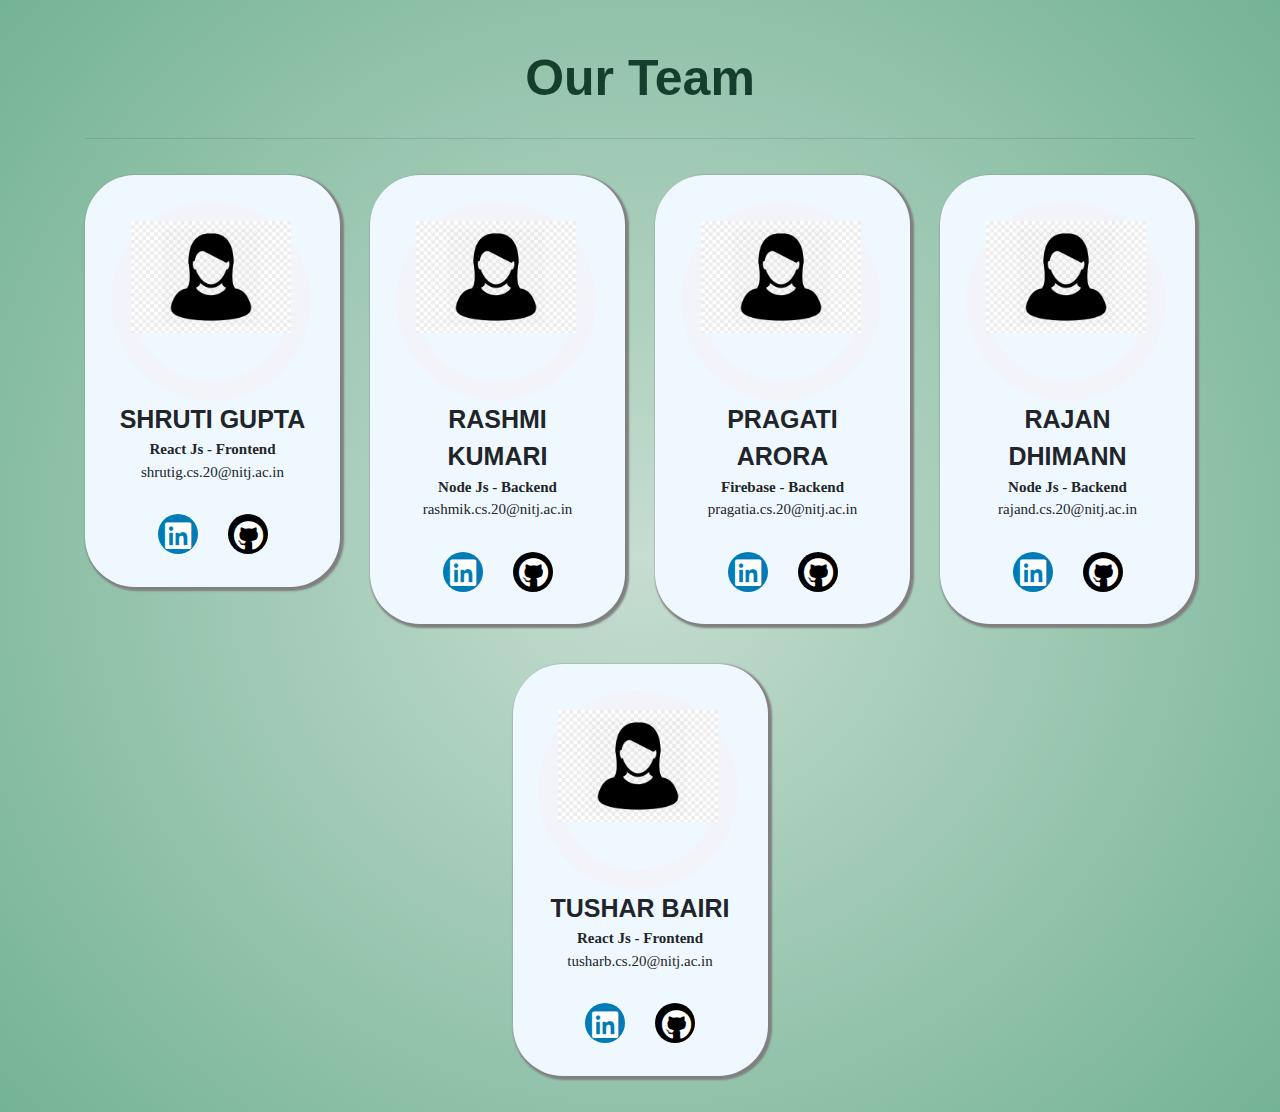
<file: htmlFiles/about.html>
<!DOCTYPE html>
<html lang="en">

<head>
    <meta charset="UTF-8">
    <meta http-equiv="X-UA-Compatible" content="IE=edge">
    <meta name="viewport" content="width=device-width, initial-scale=1.0">
    <title>Find Partner</title>
    <link rel="stylesheet" href="https://stackpath.bootstrapcdn.com/bootstrap/4.3.1/css/bootstrap.min.css"
        integrity="sha384-ggOyR0iXCbMQv3Xipma34MD+dH/1fQ784/j6cY/iJTQUOhcWr7x9JvoRxT2MZw1T" crossorigin="anonymous">
    <link href="https://cdn.jsdelivr.net/npm/bootstrap@5.1.3/dist/css/bootstrap.min.css" rel="stylesheet"
        integrity="sha384-1BmE4kWBq78iYhFldvKuhfTAU6auU8tT94WrHftjDbrCEXSU1oBoqyl2QvZ6jIW3" crossorigin="anonymous">
    <link rel="stylesheet" href="https://cdnjs.cloudflare.com/ajax/libs/font-awesome/4.7.0/css/font-awesome.min.css">
    <link rel="stylesheet" href="https://cdnjs.cloudflare.com/ajax/libs/font-awesome/5.13.1/css/all.min.css" />
    <link rel="stylesheet" href="../cssFiles/about.css">
</head>

<body>
    <div class="container my-3">
        <h1 id="header">Our Team</h1>
        <hr>
    <div class="row">
        <div class="column">
            <div class="person">
                <div id="pic"><img src="../images/hmf.png" alt="Shruti"></div>
                <div id="title">SHRUTI GUPTA</div>
                <div id="desc">React Js - Frontend</div>
                <div id="email">shrutig.cs.20@nitj.ac.in</div><br>
                <a class="btn" href="https://www.linkedin.com/in/shruti-gupta-74ba3b200">
                    <i class="fab fa-linkedin"></i>
                </a>
                <a class="btn" href="https://github.com/shrutig-287">
                    <i class="fab fa-github"></i>
                </a>
            </div>
        </div>
        <div class="column">
            <div class="person">
                <div id="pic"><img src="../images/hmf.png" alt="Rashmi"></div>
                <div id="title">RASHMI KUMARI</div>
                <div id="desc">Node Js - Backend</div>
                <div id="email">rashmik.cs.20@nitj.ac.in</div><br>
                <a class="btn" href="https://www.linkedin.com/in/rashmi-kumari-48b521164/">
                    <i class="fab fa-linkedin"></i>
                </a>
                <a class="btn" href="https://github.com/Rashmmiii">
                    <i class="fab fa-github"></i>
                </a>
            </div>
        </div>
        <div class="column">
            <div class="person">
                <div id="pic"><img src="../images/hmf.png" alt="Pragati"></div>
                <div id="title">PRAGATI ARORA</div>
                <div id="desc">Firebase - Backend</div>
                <div id="email">pragatia.cs.20@nitj.ac.in</div><br>
                <a class="btn" href="https://www.linkedin.com/in/pragati-arora-09527b204/">
                    <i class="fab fa-linkedin"></i>
                </a>
                <a class="btn" href="https://github.com/pragatia-64U">
                    <i class="fab fa-github"></i>
                </a>
            </div>
        </div>
        <div class="column">
            <div class="person">
                <div id="pic"><img src="../images/hmf.png" alt="Dhimannn"></div>
                <div id="title">RAJAN DHIMANN</div>
                <div id="desc">Node Js - Backend</div>
                <div id="email">rajand.cs.20@nitj.ac.in</div><br>
                <a class="btn" href="https://www.linkedin.com/in/rajan-dhiman-2a070920b/">
                    <i class="fab fa-linkedin"></i>
                </a>
                <a class="btn" href="https://github.com/shrutig-287">
                    <i class="fab fa-github"></i>
                </a>
            </div>
        </div>
        <div class="column">
            <div class="person">
                <div id="pic"><img src="../images/hmf.png" alt="Uncill"></div>
                <div id="title">TUSHAR BAIRI</div>
                <div id="desc">React Js - Frontend</div>
                <div id="email">tusharb.cs.20@nitj.ac.in</div><br>
                <a class="btn" href="https://www.linkedin.com/in/tushar-bairi-89482b202/">
                    <i class="fab fa-linkedin"></i>
                </a>
                <a class="btn" href="https://github.com/shrutig-287">
                    <i class="fab fa-github"></i>
                </a>
            </div>
        </div>
    </div>
    </div>
    <script src="https://cdn.jsdelivr.net/npm/bootstrap@5.1.3/dist/js/bootstrap.bundle.min.js"
        integrity="sha384-ka7Sk0Gln4gmtz2MlQnikT1wXgYsOg+OMhuP+IlRH9sENBO0LRn5q+8nbTov4+1p"
        crossorigin="anonymous"></script>
    <script src="https://cdn.jsdelivr.net/npm/@popperjs/core@2.10.2/dist/umd/popper.min.js"
        integrity="sha384-7+zCNj/IqJ95wo16oMtfsKbZ9ccEh31eOz1HGyDuCQ6wgnyJNSYdrPa03rtR1zdB"
        crossorigin="anonymous"></script>
    <script src="https://cdn.jsdelivr.net/npm/bootstrap@5.1.3/dist/js/bootstrap.min.js"
        integrity="sha384-QJHtvGhmr9XOIpI6YVutG+2QOK9T+ZnN4kzFN1RtK3zEFEIsxhlmWl5/YESvpZ13"
        crossorigin="anonymous"></script>
</body>

</html>
</file>
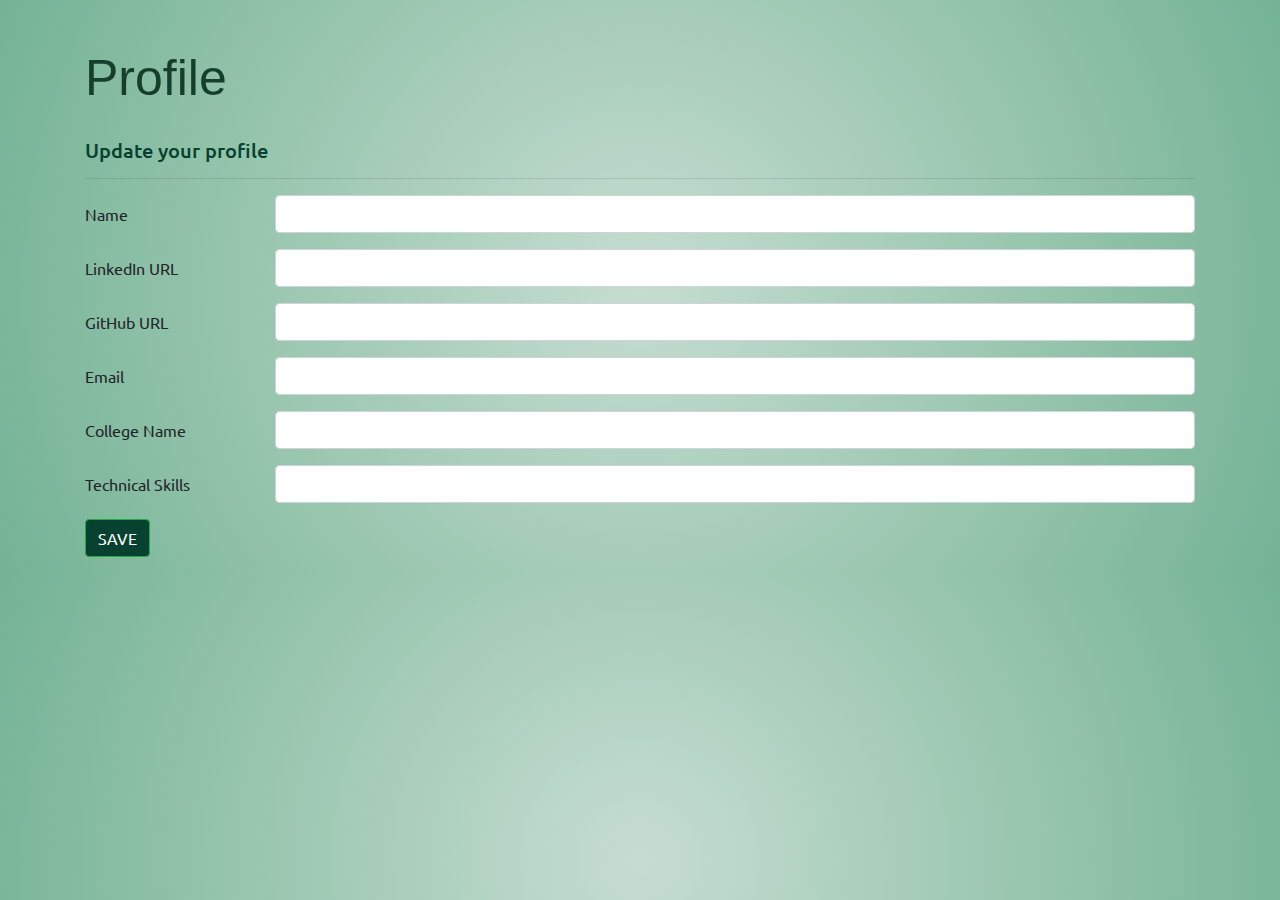
<file: htmlFiles/profile.html>
<!DOCTYPE html>
<html lang="en">

<head>
    <meta charset="UTF-8">
    <meta http-equiv="X-UA-Compatible" content="IE=edge">
    <meta name="viewport" content="width=device-width, initial-scale=1.0">
    <title>Find Partner</title>
    <link rel="stylesheet" href="https://stackpath.bootstrapcdn.com/bootstrap/4.3.1/css/bootstrap.min.css"
        integrity="sha384-ggOyR0iXCbMQv3Xipma34MD+dH/1fQ784/j6cY/iJTQUOhcWr7x9JvoRxT2MZw1T" crossorigin="anonymous">
    <link href="https://cdn.jsdelivr.net/npm/bootstrap@5.1.3/dist/css/bootstrap.min.css" rel="stylesheet"
        integrity="sha384-1BmE4kWBq78iYhFldvKuhfTAU6auU8tT94WrHftjDbrCEXSU1oBoqyl2QvZ6jIW3" crossorigin="anonymous">
    <link rel="stylesheet" href="../cssFiles/pro.css">
</head>

<body>
    <div class="container my-3">
        <h1 id="header"> Profile</h1>
        <h5 style="color: rgb(7, 65, 47);">Update your profile</h5>
        <hr>
        <div class="reg">
            <form action="index.html">
                <div class="row mb-3">
                    <label for="inputName3" class="col-sm-2 col-form-label">Name</label>
                    <div class="col-sm-10">
                        <input type="name" class="form-control" id="inputName3">
                    </div>
                </div>
                <div class="row mb-3">
                    <label for="inputLink" class="col-sm-2 col-form-label">LinkedIn URL</label>
                    <div class="col-sm-10">
                        <input type="link" class="form-control" id="inputLink">
                    </div>
                </div>
                <div class="row mb-3">
                    <label for="inputLink" class="col-sm-2 col-form-label">GitHub URL</label>
                    <div class="col-sm-10">
                        <input type="link" class="form-control" id="inputLink">
                    </div>
                </div>
                <div class="row mb-3">
                    <label for="inputEmail3" class="col-sm-2 col-form-label">Email</label>
                    <div class="col-sm-10">
                        <input type="email" class="form-control" id="inputEmail3">
                    </div>
                </div>
                <div class="row mb-3">
                    <label for="inputName" class="col-sm-2 col-form-label">College Name</label>
                    <div class="col-sm-10">
                        <input type="name" class="form-control" id="inputName">
                    </div>
                </div>
                <div class="row mb-3">
                    <label for="inputName" class="col-sm-2 col-form-label">Technical Skills</label>
                    <div class="col-sm-10">
                        <input type="name" class="form-control" id="inputName">
                    </div>
                </div>
                <button type="submit" class="btn btn-success" style="background: rgb(7, 65, 47);">SAVE</button>
            </form>
        </div>
    </div>
    <script src="https://cdn.jsdelivr.net/npm/bootstrap@5.1.3/dist/js/bootstrap.bundle.min.js"
        integrity="sha384-ka7Sk0Gln4gmtz2MlQnikT1wXgYsOg+OMhuP+IlRH9sENBO0LRn5q+8nbTov4+1p"
        crossorigin="anonymous"></script>
    <script src="https://cdn.jsdelivr.net/npm/@popperjs/core@2.10.2/dist/umd/popper.min.js"
        integrity="sha384-7+zCNj/IqJ95wo16oMtfsKbZ9ccEh31eOz1HGyDuCQ6wgnyJNSYdrPa03rtR1zdB"
        crossorigin="anonymous"></script>
    <script src="https://cdn.jsdelivr.net/npm/bootstrap@5.1.3/dist/js/bootstrap.min.js"
        integrity="sha384-QJHtvGhmr9XOIpI6YVutG+2QOK9T+ZnN4kzFN1RtK3zEFEIsxhlmWl5/YESvpZ13"
        crossorigin="anonymous"></script>
</body>

</html>
</file>
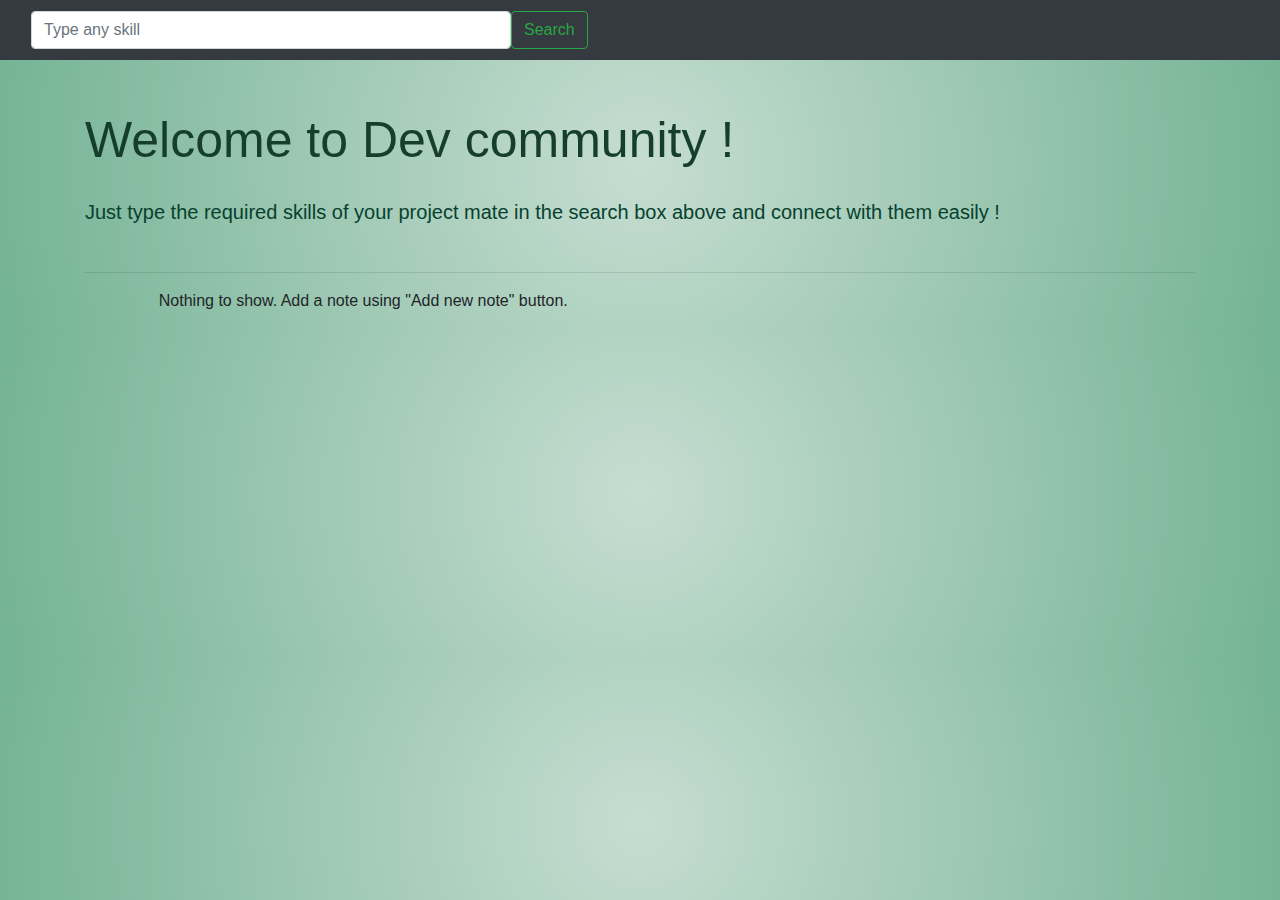
<file: htmlFiles/search.html>
<!DOCTYPE html>
<html lang="en">

<head>
    <meta charset="UTF-8">
    <meta http-equiv="X-UA-Compatible" content="IE=edge">
    <meta name="viewport" content="width=device-width, initial-scale=1.0">
    <title>Find Partner</title>
    <link rel="stylesheet" href="https://stackpath.bootstrapcdn.com/bootstrap/4.3.1/css/bootstrap.min.css"
    integrity="sha384-ggOyR0iXCbMQv3Xipma34MD+dH/1fQ784/j6cY/iJTQUOhcWr7x9JvoRxT2MZw1T" crossorigin="anonymous">
    <link href="https://cdn.jsdelivr.net/npm/bootstrap@5.1.3/dist/css/bootstrap.min.css" rel="stylesheet"
    integrity="sha384-1BmE4kWBq78iYhFldvKuhfTAU6auU8tT94WrHftjDbrCEXSU1oBoqyl2QvZ6jIW3" crossorigin="anonymous">
    <link rel = "stylesheet" href = "../cssFiles/search.css">
</head>

<body>
    <nav class="navbar navbar-expand-lg navbar-dark bg-dark">
        <div class="container-fluid">
            <form class="d-flex">
                <input class="form-control me-3" id = "srchbar" type="search" placeholder="Type any skill" aria-label="Search">
                <button class="btn btn-outline-success" type="submit">Search</button>
            </form>
        </div>
    </nav>
    <div class="container my-3">
        <!-- <h1>Welcome to Magic Notes !</h1>
        <div class="card">
            <div class="card-body">
                <h5 class="card-title">Add a note</h5>
                <div class="mb-3">
                    <textarea class="form-control" id="addtxt" rows="3"></textarea>
                </div>
                <button class="btn btn-primary" id='addbtn'>Add new note</button>
            </div>
        </div>

        <hr> -->
        <h1 id = "header"> Welcome to Dev community !</h1>
        <h5 style="color: rgb(7, 65, 47);">Just type the required skills of your project mate in the search box above and connect with them easily !</h5><br><hr>
        <div id="notes" class="row conatiner-fluid"></div>
    </div>
    <script src="https://cdn.jsdelivr.net/npm/bootstrap@5.1.3/dist/js/bootstrap.bundle.min.js"
    integrity="sha384-ka7Sk0Gln4gmtz2MlQnikT1wXgYsOg+OMhuP+IlRH9sENBO0LRn5q+8nbTov4+1p"
    crossorigin="anonymous"></script>
<script src="https://cdn.jsdelivr.net/npm/@popperjs/core@2.10.2/dist/umd/popper.min.js"
    integrity="sha384-7+zCNj/IqJ95wo16oMtfsKbZ9ccEh31eOz1HGyDuCQ6wgnyJNSYdrPa03rtR1zdB"
    crossorigin="anonymous"></script>
<script src="https://cdn.jsdelivr.net/npm/bootstrap@5.1.3/dist/js/bootstrap.min.js"
    integrity="sha384-QJHtvGhmr9XOIpI6YVutG+2QOK9T+ZnN4kzFN1RtK3zEFEIsxhlmWl5/YESvpZ13"
    crossorigin="anonymous"></script>
<script src="../jsFiles/indx.js"></script>
</body>

</html>
</file>
<file: cssFiles/about.css>
@import url("https://fonts.googleapis.com/css2?family=Ubuntu&display=swap");

* {
  font-family: "Ubuntu", -apple-system, BlinkMacSystemFont, "Segoe UI", "Roboto",
    "Oxygen", "Cantarell", "Fira Sans", "Droid Sans", "Helvetica Neue",
    sans-serif;
  box-sizing: border-box;
}

body {
  -webkit-font-smoothing: antialiased;
  -moz-osx-font-smoothing: grayscale;
  background: radial-gradient(circle, #c6ddd1, #74b394);
}

#header {
    font-family: 'Franklin Gothic Medium', 'Arial Narrow', Arial, sans-serif;
    color: rgb(21, 63, 44);
    font-size: 50px;
    margin-top: 3rem;
    text-align: center;
    margin-bottom: 30px;
}

.person {
  background-color: aliceblue;
  border-radius: 50px;
  padding: 10%;
  text-align: center;
  box-shadow: 2px 2px 2px 2px grey;
}

#pic {
  position: relative;
  text-align: center;
  width: 200px;
  height: 200px;
  border-radius: 100%;
  border: 20px solid #f3f4fa;
}

#title {
  font-weight: bolder;
  font-size: 25px;
  font-family:'Trebuchet MS', 'Lucida Sans Unicode', 'Lucida Grande', 'Lucida Sans', Arial, sans-serif
}

#desc {
  font-size: 15px;
  font-family: Cambria, Cochin, Georgia, Times, 'Times New Roman', serif;
  font-weight: bold;
}

#email {
  font-size: 15px;
  font-family: Cambria, Cochin, Georgia, Times, 'Times New Roman', serif;
}


.fa-linkedin {
  background: #007bb5;
  color: white;
} 
.fab {
  padding: 6.5px;
  font-size: 30px;
  height: 40px;
  width: 40px;
  text-align: center;
  text-decoration: none;
  border-radius: 100%;
}
.fa-github {
  background: black;
  color: white;
}


*,
*::before,
*::after {
  box-sizing: border-box;
}
html {
  font-family: sans-serif;
  line-height: 1.15;
}

a {
  color: #333333;
  font-weight: 400;
  outline: none;
  text-decoration: none;
  transition: 0.5s;
}
a:hover,
a:focus {
  outline: none;
  text-decoration: none;
}
p {
  padding: 0;
  margin: 0 0 15px 0;
  color: #454545;
  font-weight: 300;
}
h1,
h2,
h3,
h4,
h5,
h6 {
  padding: 0;
  margin: 0 0 15px 0;
  color: #333333;
  font-weight: 700;
}
img {
  width: 100%;
  height: auto;
}
.container {
  width: 100%;
  padding-right: 15px;
  padding-left: 15px;
  margin-right: auto;
  margin-left: auto;
}
.section-title {
  flex: 0 0 100%;
  max-width: 100%;
  margin-bottom: 50px;
  margin-top: 70px;
  text-align: center;
}
.section-title h1 {
  display: inline-block;
  font-size: 35px;
  text-transform: uppercase;
  font-weight: 700;
  color: #000000;
  margin: 0 0 5px;
  position: relative;
}
.section-title h1::before {
  content: "";
  left: 0;
  position: absolute;
  height: 3px;
  right: 32%;
  background-color: #50c5fc;
  bottom: -5px;
}
.container .section-title h1::before {
  left: 30%;
}
.row {
  display: flex;
  flex-wrap: wrap;
  margin-right: -15px;
  margin-left: -15px;
  justify-content: center;
}
.column {
  margin: 20px 0 20px 0px;
  position: relative;
  width: 100%;
  padding-right: 15px;
  padding-left: 15px;
  flex: 0 0 100%;
  max-width: 100%;
  transition: 0.3s;
}
.team {
  margin-bottom: 30px;
  box-shadow: 2px 2px 2px 2px grey;
  border-radius: 10px;
}


.team .team-content {
  padding: 80px 20px 20px 20px;
  margin-top: -80px;
  text-align: center;
  background: #f3f4fa;
  border-radius: 10px;
}
.team .team-content h2 {
  font-size: 25px;
  font-weight: 400;
  letter-spacing: 2px;
}
.team .team-content h3 {
  font-size: 16px;
  font-weight: 300;
}
.team .team-content h4 {
  font-size: 16px;
  font-weight: 300;
  letter-spacing: 1px;
  font-style: italic;
  margin-bottom: 0;
}
.team .team-content p {
  font-size: 16px;
  font-weight: 400;
  line-height: 22px;
}
.team .team-social {
  position: absolute;
  width: 100%;
  height: 100%;
  padding: 35px;
  top: 0;
  left: 0;
  display: flex;
  align-items: center;
  justify-content: center;
  background: rgba(255, 255, 255, 0.6);
  transition: all 0.3s;
  font-size: 0;
  z-index: 1;
  opacity: 0;
}
.column:hover{
    transform: scale(1.1);
    transition: 0.3s;
}


/* Mobile Responsive */

@media (min-width: 576px) {
  .container {
    max-width: 540px;
  }
  .column {
    max-width: 50%;
  }
}
@media (min-width: 768px) {
  .container {
    max-width: 720px;
  }
  .column {
    max-width: 33.333333%;
  }
}
@media (min-width: 992px) {
  .container {
    max-width: 960px;
  }
  .column {
    max-width: 25%;
  }
}
@media (min-width: 1200px) {
  .container {
    max-width: 1140px;
  }
}
</file>
<file: cssFiles/pro.css>
@import url("https://fonts.googleapis.com/css2?family=Ubuntu&display=swap");

  * {
    font-family: "Ubuntu", -apple-system, BlinkMacSystemFont, "Segoe UI", "Roboto",
      "Oxygen", "Cantarell", "Fira Sans", "Droid Sans", "Helvetica Neue",
      sans-serif;
    box-sizing: border-box;
  }
  
  body {
    -webkit-font-smoothing: antialiased;
    -moz-osx-font-smoothing: grayscale;
    background: radial-gradient(circle, #c6ddd1, #74b394);
  }

  #header {
      font-family: 'Franklin Gothic Medium', 'Arial Narrow', Arial, sans-serif;
      color: rgb(21, 63, 44);
      font-size: 50px;
      margin-top: 3rem;
      margin-bottom: 30px;
  }
</file>
<file: cssFiles/search.css>
.navbar {
    height: 60px;  /*  height of navbar */
    display: flex;
    justify-content: center;
    align-items: center;
    font-size: 1.3rem;
    position: sticky;
    top: 0;
    z-index: 50;
  }

  .row {
    padding-left: 8%;
  }

  .container-fluid {
    display: flex;
    justify-content: center;
    align-items: center;
    width: 100%;
    height: 50px;
    max-width: 1500px;
  }

  #srchbar {
      width: 30rem;
  }

  
  @import url("https://fonts.googleapis.com/css2?family=Ubuntu&display=swap");

  * {
    font-family: "Ubuntu", -apple-system, BlinkMacSystemFont, "Segoe UI", "Roboto",
      "Oxygen", "Cantarell", "Fira Sans", "Droid Sans", "Helvetica Neue",
      sans-serif;
    box-sizing: border-box;
  }
  
  body {
    margin: 0;
    -webkit-font-smoothing: antialiased;
    -moz-osx-font-smoothing: grayscale;
    background: radial-gradient(circle, #c6ddd1, #74b394);
  }

  #header {
      font-family: 'Franklin Gothic Medium', 'Arial Narrow', Arial, sans-serif;
      color: rgb(21, 63, 44);
      font-size: 50px;
      margin-top: 50px;
      margin-bottom: 30px;
  }

  #notes {
      align-items: center;
      align-content: center;
      text-align: center;
  }

  .noteCard {
    margin-right: 80px;
    
    text-align: center;
    box-sizing: border-box;
    background-color:antiquewhite;
    box-shadow: 45%;
}
.noteCard:hover {
  transform: scale(1.05);
  transition: 0.3s;
}

.card-body {
  box-sizing: border-box;
}

#profid {
  height: 90%;
  width: 80%;
  padding-top: 10%;
  padding-bottom: 10%;
}
</file>
